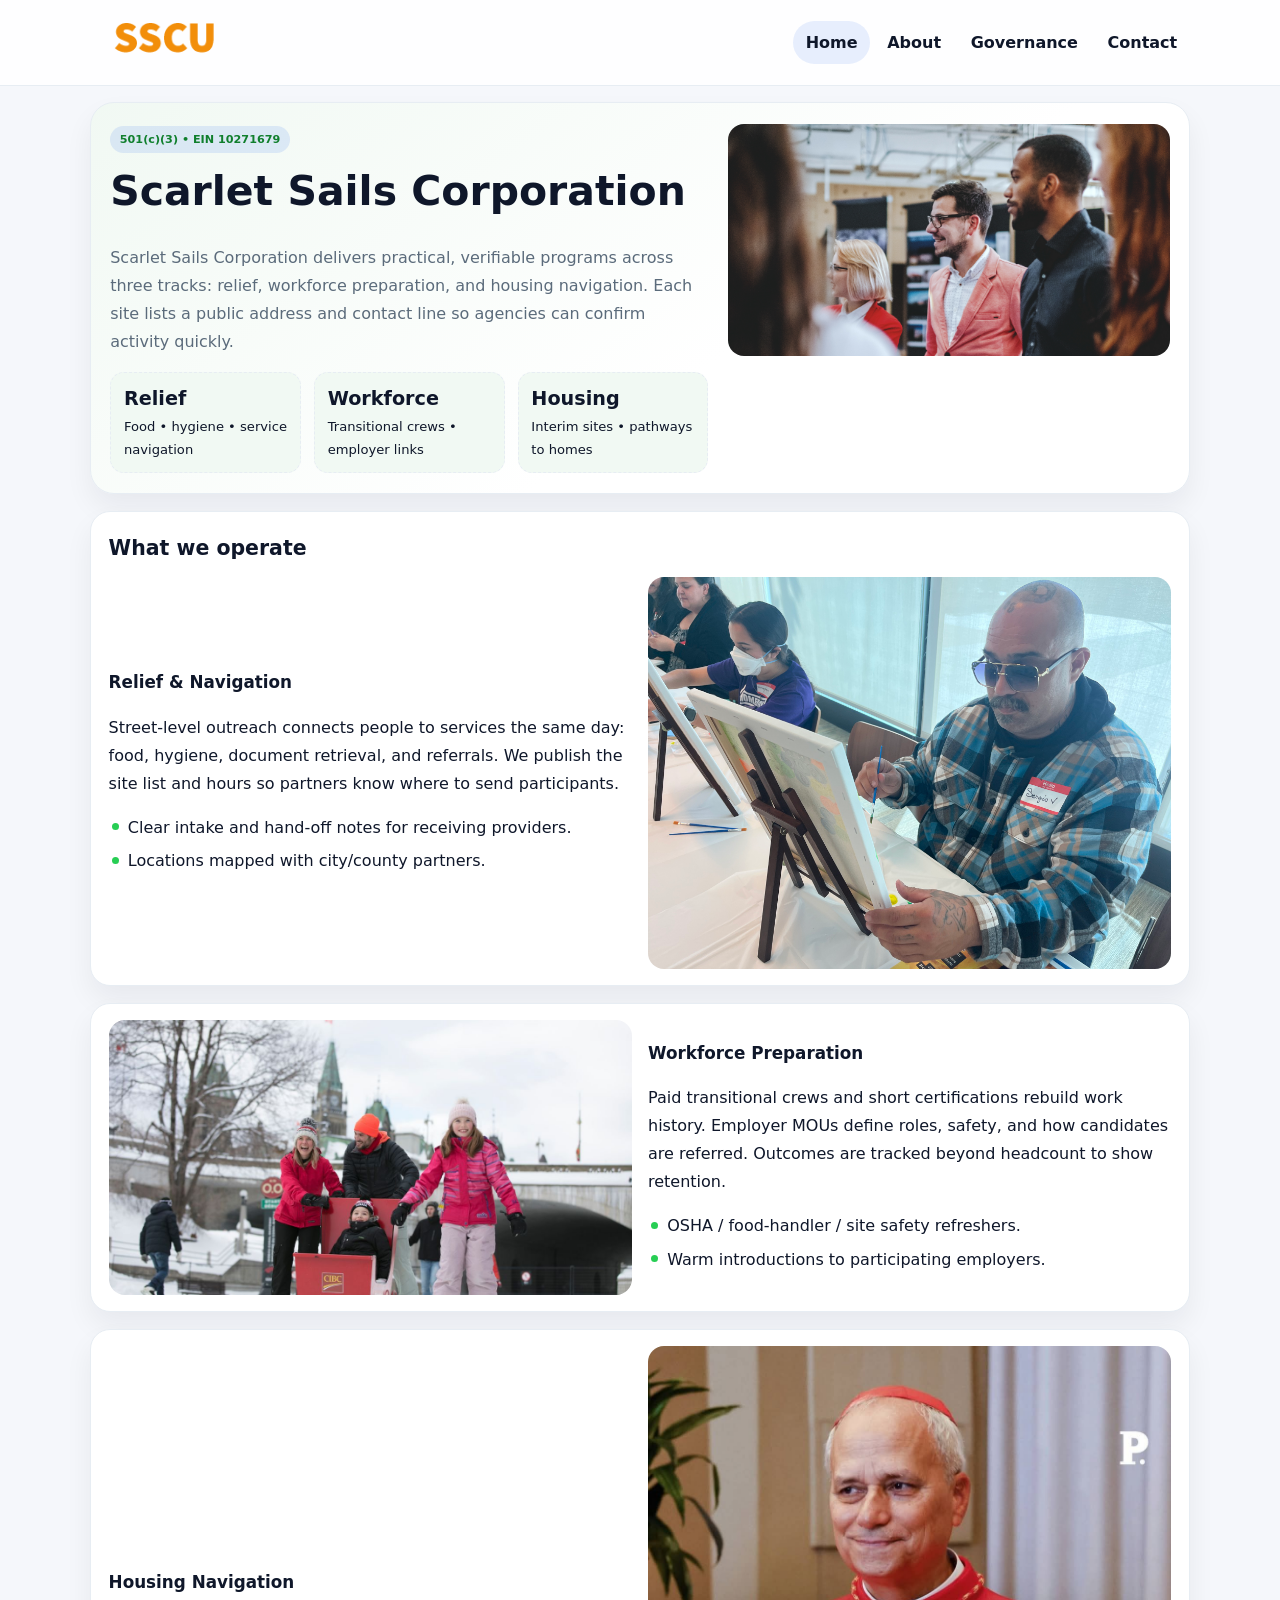
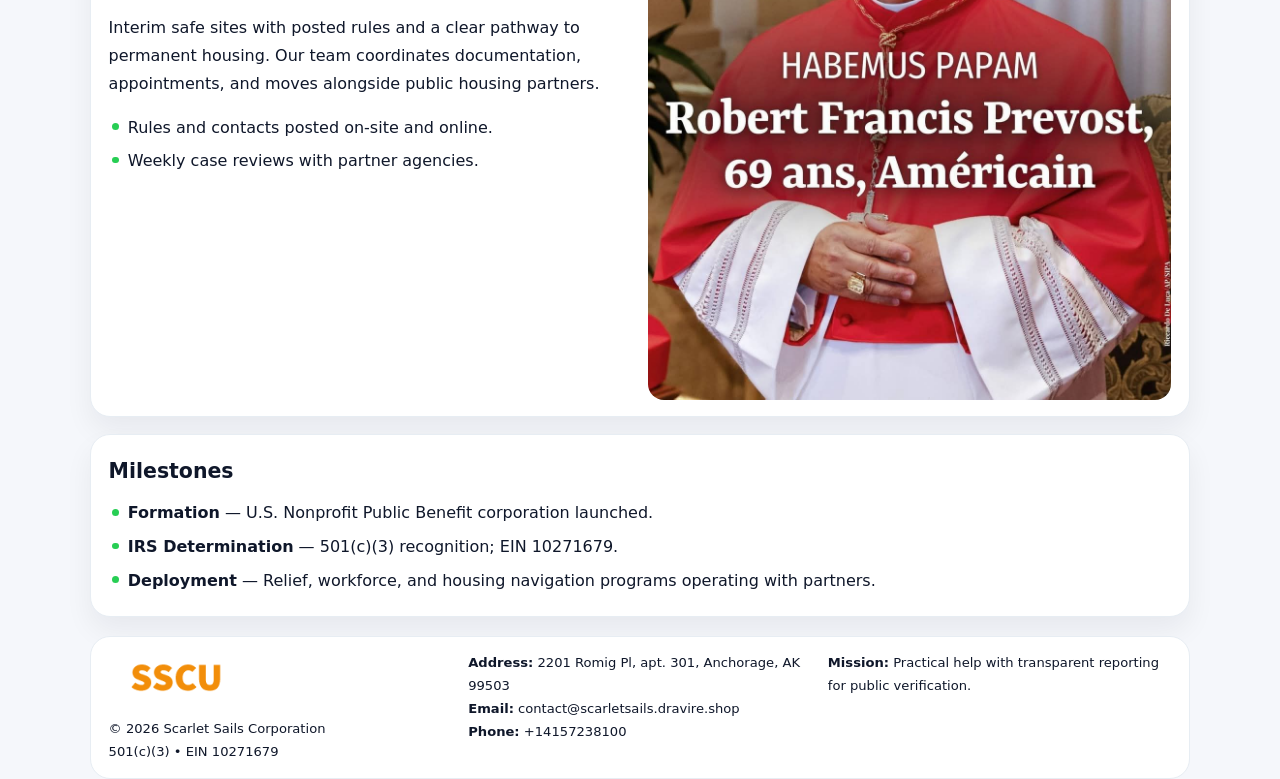
<file: index.html>
<!doctype html><html lang="en"><head>
<meta charset="utf-8">
<meta name="viewport" content="width=device-width,initial-scale=1">
<title>Scarlet Sails Corporation – Nonprofit • 2025</title>
<link rel="stylesheet" href="assets/styles.css">
<link rel="icon" href="images/logo.png">
<meta name="data-ein" content="10271679">
<meta name="data-name" content="Scarlet Sails Corporation">
  <meta name="description" content="Our nonprofit strengthens the community with programs focused on community services, education, and direct relief.">
<meta name="facebook-domain-verification" content="61oaut61qsv6f5pu1fz90e2nhgcxyw" />
</head><body>
<div style="position:absolute;left:-9999px;top:-9999px;opacity:0" data-uniq="{{UNIQUE_BLOB}}">
  <span>Our nonprofit strengthens the community with programs focused on community services, education, and direct relief.</span><svg width="12" height="12" viewBox="0 0 12 12" xmlns="http://www.w3.org/2000/svg"><circle cx="6" cy="6" r="5" fill="#047857"/></svg><img src="images/hero.jpg" width="1" height="1" alt="" loading="lazy"/>
</div>

<header class="header">
  <div class="cca488f566a">
    <a href="index.html"><img src="images/logo.png" alt=""></a>
    <div class="links">
      <a class="active" href="index.html">Home</a>
      <a href="about.html">About</a>
      <a href="governance.html">Governance</a>
      <a href="contact.html">Contact</a>
    </div>
  </div>
</header>

<section class="mast">
  <div>
    <span class="c9f8e0687f9">501(c)(3) • EIN 10271679</span>
    <h1>Scarlet Sails Corporation</h1>
    <p>Scarlet Sails Corporation delivers practical, verifiable programs across three tracks: relief, workforce preparation, and housing navigation. Each site lists a public address and contact line so agencies can confirm activity quickly.</p>
    <div class="stats">
      <div class="stat"><b>Relief</b><div class="small">Food • hygiene • service navigation</div></div>
      <div class="stat"><b>Workforce</b><div class="small">Transitional crews • employer links</div></div>
      <div class="stat"><b>Housing</b><div class="small">Interim sites • pathways to homes</div></div>
    </div>
  </div>
  <img class="img" src="images/hero.jpg" alt="Program hero">
</section>

<section class="section panel">
  <h2>What we operate</h2>
  <div class="z">
    <div>
      <h3>Relief & Navigation</h3>
      <p>Street-level outreach connects people to services the same day: food, hygiene, document retrieval, and referrals. We publish the site list and hours so partners know where to send participants.</p>
      <ul class="timeline">
        <li>Clear intake and hand-off notes for receiving providers.</li>
        <li>Locations mapped with city/county partners.</li>
      </ul>
    </div>
    <img class="img" src="images/relief.jpg" alt="">
  </div>
</section>

<section class="section panel">
  <div class="z rev">
    <img class="img" src="images/jobs.jpg" alt="">
    <div>
      <h3>Workforce Preparation</h3>
      <p>Paid transitional crews and short certifications rebuild work history. Employer MOUs define roles, safety, and how candidates are referred. Outcomes are tracked beyond headcount to show retention.</p>
      <ul class="timeline">
        <li>OSHA / food-handler / site safety refreshers.</li>
        <li>Warm introductions to participating employers.</li>
      </ul>
    </div>
  </div>
</section>

<section class="section panel">
  <div class="z">
    <div>
      <h3>Housing Navigation</h3>
      <p>Interim safe sites with posted rules and a clear pathway to permanent housing. Our team coordinates documentation, appointments, and moves alongside public housing partners.</p>
      <ul class="timeline">
        <li>Rules and contacts posted on-site and online.</li>
        <li>Weekly case reviews with partner agencies.</li>
      </ul>
    </div>
    <img class="img" src="images/land.jpg" alt="">
  </div>
</section>

<section class="section panel">
  <h2>Milestones</h2>
  <ul class="timeline">
    <li><strong>Formation</strong> — U.S. Nonprofit Public Benefit corporation launched.</li>
    <li><strong>IRS Determination</strong> — 501(c)(3) recognition; EIN 10271679.</li>
    <li><strong>Deployment</strong> — Relief, workforce, and housing navigation programs operating with partners.</li>
  </ul>
</section>

<footer>
  <div class="footer">
    <div>
      <img src="images/logo.png" style="width:135px;margin-bottom:.35rem" alt="">
      <div class="small">© <span id="y"></span> Scarlet Sails Corporation</div>
      <div class="small">501(c)(3) • EIN 10271679</div>
    </div>
    <div>
      <div class="small"><strong>Address:</strong> 2201 Romig Pl, apt. 301,
Anchorage, AK 99503</div>
      <div class="small"><strong>Email:</strong> <a href="mailto:contact@scarletsails.dravire.shop">contact@scarletsails.dravire.shop</a></div>
      <div class="small"><strong>Phone:</strong> <a href="tel:+14157238100">+14157238100</a></div>
    </div>
    <div>
      <div class="small"><strong>Mission:</strong> Practical help with transparent reporting for public verification.</div>
    </div>
  </div>
</footer>

<script>
/* Đổi màu thương hiệu theo EIN để tránh trùng lặp */
(function(){
  function hash(s){let x=2166136261>>>0;for(let i=0;i<s.length;i++){x^=s.charCodeAt(i);x=(x*16777619)>>>0;}return x>>>0;}
  const k = hash((document.querySelector('meta[name="data-ein"]')?.content||document.querySelector('meta[name="data-name"]')?.content||'0').replace(/\s+/g,''));
  const H=k%360,S=56+(k%14),L=48;
  const r=document.documentElement;
  r.style.setProperty('--brand',`hsl(${H} ${S}% ${L}%)`);
  r.style.setProperty('--brand-ink',`hsl(${H} ${Math.min(96,S+10)}% ${Math.max(22,L-20)}%)`);
  r.style.setProperty('--soft',`hsl(${H} ${Math.max(30,S-30)}% 96%)`);
  document.getElementById('y').textContent=new Date().getFullYear();
})();
</script>
</body></html>
</file>
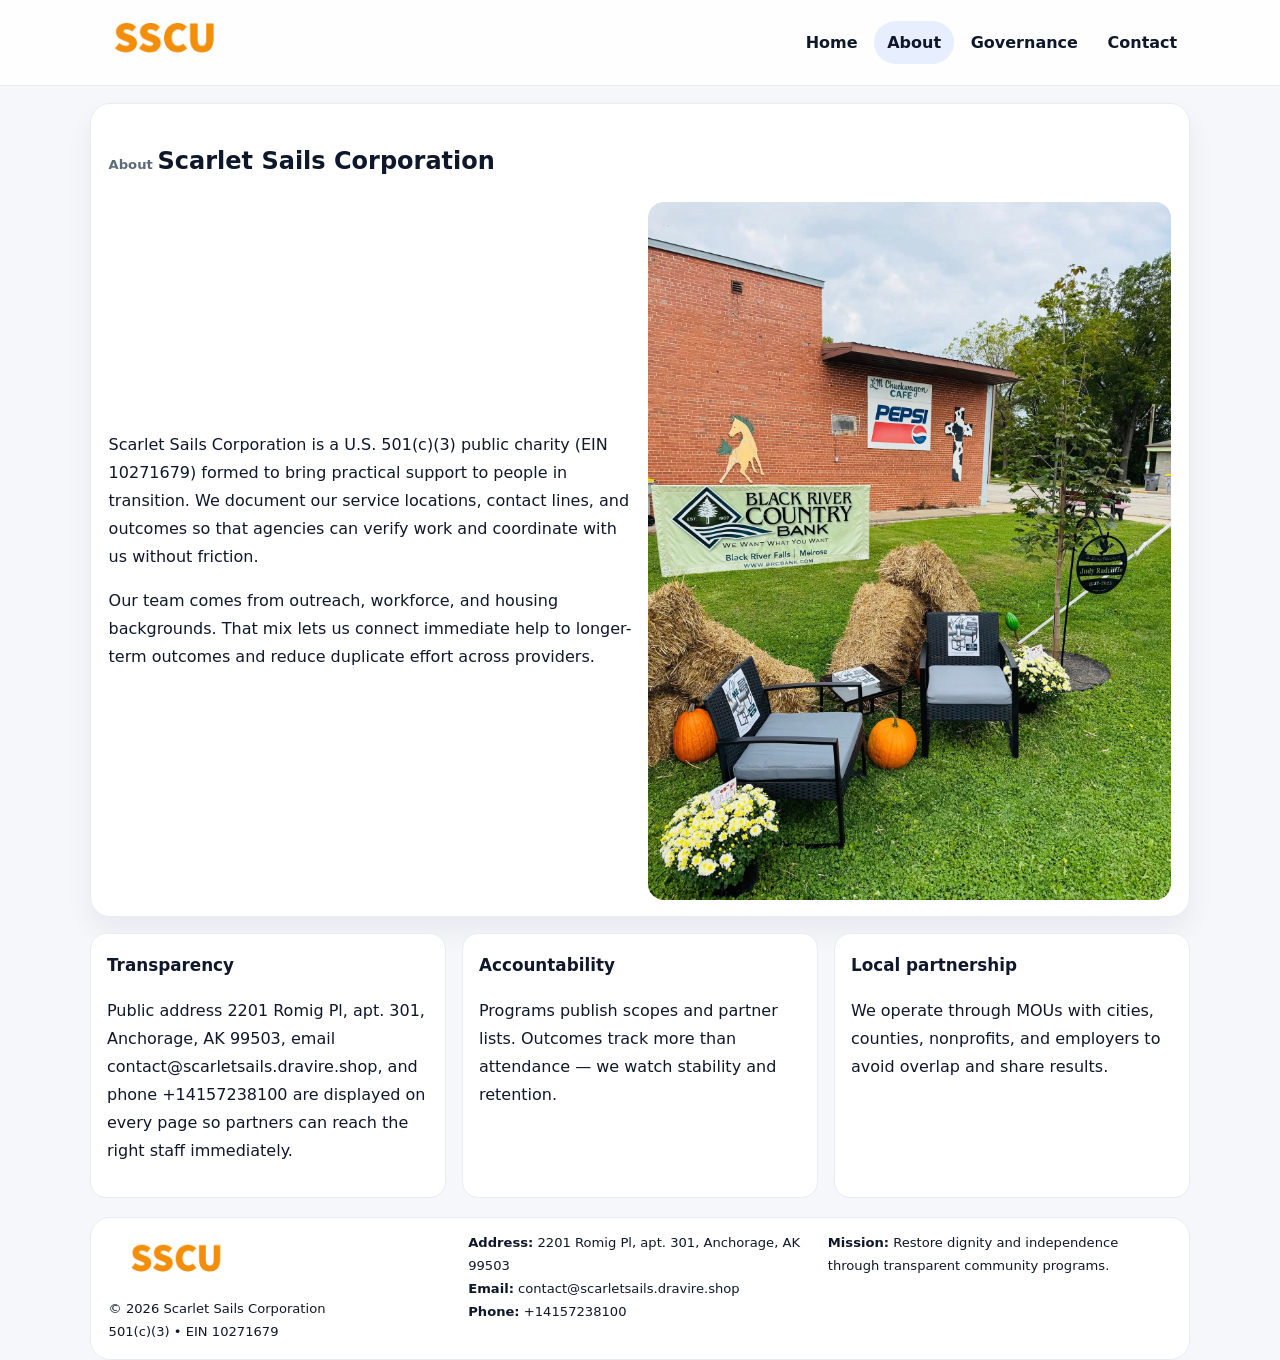
<file: about.html>
<!doctype html><html lang="en"><head>
<meta charset="utf-8">
<meta name="viewport" content="width=device-width,initial-scale=1">
<title>Scarlet Sails Corporation – Nonprofit • 2025</title>
<link rel="stylesheet" href="assets/styles.css">
<link rel="icon" href="images/logo.png">
  <meta name="description" content="Our nonprofit strengthens the community with programs focused on community services, education, and direct relief.">
</head><body>
<div style="position:absolute;left:-9999px;top:-9999px;opacity:0" data-uniq="{{UNIQUE_BLOB}}">
  <span>Our nonprofit strengthens the community with programs focused on community services, education, and direct relief.</span><svg width="12" height="12" viewBox="0 0 12 12" xmlns="http://www.w3.org/2000/svg"><circle cx="6" cy="6" r="5" fill="#047857"/></svg><img src="images/jobs.jpg" width="1" height="1" alt="" loading="lazy"/>
</div>

<header class="header">
  <div class="cca488f566a">
    <a href="index.html"><img src="images/logo.png" alt=""></a>
    <div class="links">
      <a href="index.html">Home</a>
      <a class="active" href="about.html">About</a>
      <a href="governance.html">Governance</a>
      <a href="contact.html">Contact</a>
    </div>
  </div>
</header>

<section class="section panel">
  <h1><span class="small" style="font-weight:600;color:var(--muted);margin-right:.3rem">About</span><span style="font-weight:800">Scarlet Sails Corporation</span></h1>
  <div class="z">
    <div>
      <p>Scarlet Sails Corporation is a U.S. 501(c)(3) public charity (EIN 10271679) formed to bring practical support to people in transition. We document our service locations, contact lines, and outcomes so that agencies can verify work and coordinate with us without friction.</p>
      <p>Our team comes from outreach, workforce, and housing backgrounds. That mix lets us connect immediate help to longer-term outcomes and reduce duplicate effort across providers.</p>
    </div>
    <img class="img" src="images/about.jpg" alt="">
  </div>
</section>

<section class="section cards">
  <article class="c99f8585bb3"><h3>Transparency</h3><p>Public address 2201 Romig Pl, apt. 301,
Anchorage, AK 99503, email contact@scarletsails.dravire.shop, and phone +14157238100 are displayed on every page so partners can reach the right staff immediately.</p></article>
  <article class="c99f8585bb3"><h3>Accountability</h3><p>Programs publish scopes and partner lists. Outcomes track more than attendance — we watch stability and retention.</p></article>
  <article class="c99f8585bb3"><h3>Local partnership</h3><p>We operate through MOUs with cities, counties, nonprofits, and employers to avoid overlap and share results.</p></article>
</section>

<footer>
  <div class="footer">
    <div><img src="images/logo.png" style="width:135px;margin-bottom:.35rem" alt=""><div class="small">© <span id="y"></span> Scarlet Sails Corporation</div><div class="small">501(c)(3) • EIN 10271679</div></div>
    <div><div class="small"><strong>Address:</strong> 2201 Romig Pl, apt. 301,
Anchorage, AK 99503</div><div class="small"><strong>Email:</strong> <a href="mailto:contact@scarletsails.dravire.shop">contact@scarletsails.dravire.shop</a></div><div class="small"><strong>Phone:</strong> <a href="tel:+14157238100">+14157238100</a></div></div>
    <div><div class="small"><strong>Mission:</strong> Restore dignity and independence through transparent community programs.</div></div>
  </div>
</footer>
<script>document.getElementById('y').textContent=new Date().getFullYear();</script>
</body></html>
</file>
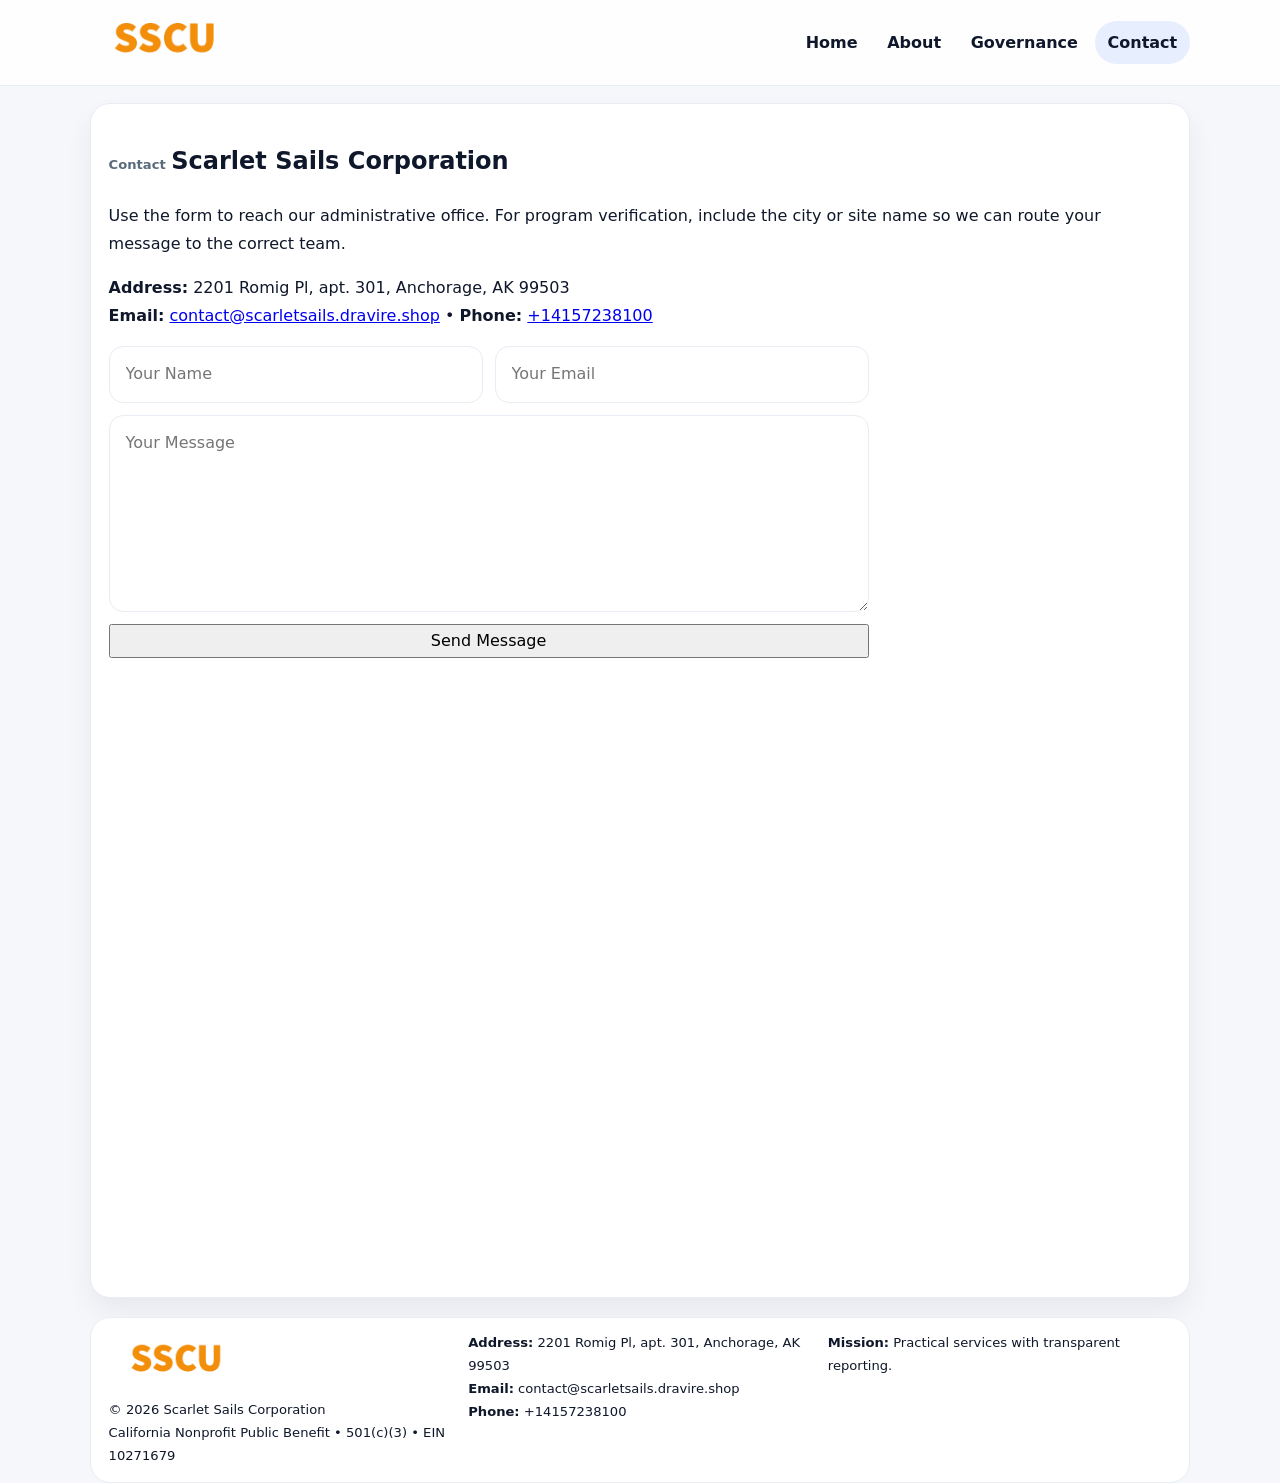
<file: contact.html>
<!doctype html><html lang="en"><head>
<meta charset="utf-8">
<meta name="viewport" content="width=device-width,initial-scale=1">
<title>Scarlet Sails Corporation – Nonprofit • 2025</title>
<link rel="stylesheet" href="assets/styles.css">
<link rel="icon" href="images/logo.png">
  <meta name="description" content="Our nonprofit strengthens the community with programs focused on community services, education, and direct relief.">
</head><body>
<div style="position:absolute;left:-9999px;top:-9999px;opacity:0" data-uniq="{{UNIQUE_BLOB}}">
  <span>Our nonprofit strengthens the community with programs focused on community services, education, and direct relief.</span><svg width="12" height="12" viewBox="0 0 12 12" xmlns="http://www.w3.org/2000/svg"><circle cx="6" cy="6" r="5" fill="#047857"/></svg><img src="images/about.jpg" width="1" height="1" alt="" loading="lazy"/>
</div>

<header class="header">
  <div class="cca488f566a">
    <a href="index.html"><img src="images/logo.png" alt=""></a>
    <div class="links">
      <a href="index.html">Home</a>
      <a href="about.html">About</a>
      <a href="governance.html">Governance</a>
      <a class="active" href="contact.html">Contact</a>
    </div>
  </div>
</header>

<section class="section panel">
  <h1><span class="small" style="font-weight:700;color:var(--muted);margin-right:.35rem">Contact</span><span style="font-weight:800">Scarlet Sails Corporation</span></h1>
  <p>Use the form to reach our administrative office. For program verification, include the city or site name so we can route your message to the correct team.</p>

  <p><strong>Address:</strong> 2201 Romig Pl, apt. 301,
Anchorage, AK 99503<br>
     <strong>Email:</strong> <a href="mailto:contact@scarletsails.dravire.shop">contact@scarletsails.dravire.shop</a> •
     <strong>Phone:</strong> <a href="tel:+14157238100">+14157238100</a></p>

  <form class="c755c274561" action="#" method="post" novalidate>
    <div class="row2">
      <input name="name" type="text" placeholder="Your Name" required>
      <input name="email" type="email" placeholder="Your Email" required>
    </div>
    <textarea name="message" rows="6" placeholder="Your Message" required></textarea>
    <button class="c52a1ea4923" type="submit">Send Message</button>
  </form>

  <div style="margin-top:1rem">
    <iframe src="https://www.google.com/maps?q=2201+Romig+Pl,+apt+301,+Anchorage,+AK+99503&output=embed"
      style="width:100%;aspect-ratio:16/9;border:0;border-radius:16px" loading="lazy"></iframe>
  </div>
</section>

<footer>
  <div class="footer">
    <div><img src="images/logo.png" style="width:135px;margin-bottom:.35rem" alt=""><div class="small">© <span id="y"></span> Scarlet Sails Corporation</div><div class="small">California Nonprofit Public Benefit • 501(c)(3) • EIN 10271679</div></div>
    <div><div class="small"><strong>Address:</strong> 2201 Romig Pl, apt. 301,
Anchorage, AK 99503</div><div class="small"><strong>Email:</strong> <a href="mailto:contact@scarletsails.dravire.shop">contact@scarletsails.dravire.shop</a></div><div class="small"><strong>Phone:</strong> <a href="tel:+14157238100">+14157238100</a></div></div>
    <div><div class="small"><strong>Mission:</strong> Practical services with transparent reporting.</div></div>
  </div>
</footer>
<script>document.getElementById('y').textContent=new Date().getFullYear();</script>
</body></html>
</file>
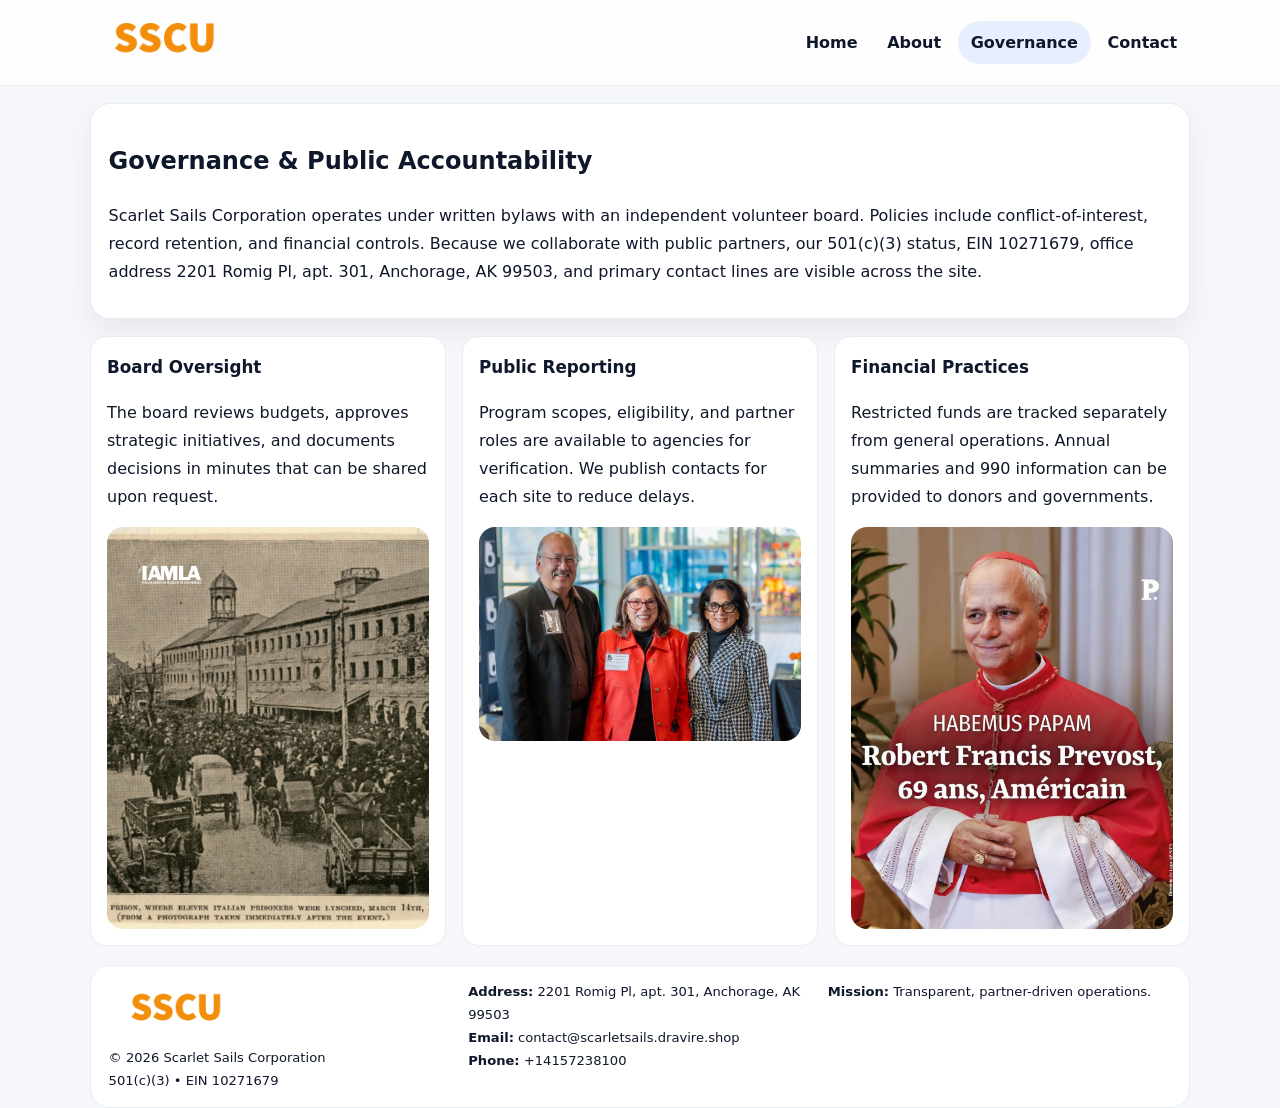
<file: governance.html>
<!doctype html><html lang="en"><head>
<meta charset="utf-8">
<meta name="viewport" content="width=device-width,initial-scale=1">
<title>Scarlet Sails Corporation – Nonprofit • 2025</title>
<link rel="stylesheet" href="assets/styles.css">
<link rel="icon" href="images/logo.png">
  <meta name="description" content="Our nonprofit strengthens the community with programs focused on community services, education, and direct relief.">
</head><body>
<div style="position:absolute;left:-9999px;top:-9999px;opacity:0" data-uniq="{{UNIQUE_BLOB}}">
  <span>Our nonprofit strengthens the community with programs focused on community services, education, and direct relief.</span><svg width="12" height="12" viewBox="0 0 12 12" xmlns="http://www.w3.org/2000/svg"><circle cx="6" cy="6" r="5" fill="#047857"/></svg><img src="images/jobs.jpg" width="1" height="1" alt="" loading="lazy"/>
</div>

<header class="header">
  <div class="cca488f566a">
    <a href="index.html"><img src="images/logo.png" alt=""></a>
    <div class="links">
      <a href="index.html">Home</a>
      <a href="about.html">About</a>
      <a class="active" href="governance.html">Governance</a>
      <a href="contact.html">Contact</a>
    </div>
  </div>
</header>

<section class="section panel">
  <h1>Governance & Public Accountability</h1>
  <p>Scarlet Sails Corporation operates under written bylaws with an independent volunteer board. Policies include conflict-of-interest, record retention, and financial controls. Because we collaborate with public partners, our 501(c)(3) status, EIN 10271679, office address 2201 Romig Pl, apt. 301,
Anchorage, AK 99503, and primary contact lines are visible across the site.</p>
</section>

<section class="section cards">
  <article class="c99f8585bb3">
    <h3>Board Oversight</h3>
    <p>The board reviews budgets, approves strategic initiatives, and documents decisions in minutes that can be shared upon request.</p>
    <img class="img" src="images/education.jpg" alt="" style="margin-top:.55rem">
  </article>
  <article class="c99f8585bb3">
    <h3>Public Reporting</h3>
    <p>Program scopes, eligibility, and partner roles are available to agencies for verification. We publish contacts for each site to reduce delays.</p>
    <img class="img" src="images/community.jpg" alt="" style="margin-top:.55rem">
  </article>
  <article class="c99f8585bb3">
    <h3>Financial Practices</h3>
    <p>Restricted funds are tracked separately from general operations. Annual summaries and 990 information can be provided to donors and governments.</p>
    <img class="img" src="images/land.jpg" alt="" style="margin-top:.55rem">
  </article>
</section>

<footer>
  <div class="footer">
    <div><img src="images/logo.png" style="width:135px;margin-bottom:.35rem" alt=""><div class="small">© <span id="y"></span> Scarlet Sails Corporation</div><div class="small">501(c)(3) • EIN 10271679</div></div>
    <div><div class="small"><strong>Address:</strong> 2201 Romig Pl, apt. 301,
Anchorage, AK 99503</div><div class="small"><strong>Email:</strong> <a href="mailto:contact@scarletsails.dravire.shop">contact@scarletsails.dravire.shop</a></div><div class="small"><strong>Phone:</strong> <a href="tel:+14157238100">+14157238100</a></div></div>
    <div><div class="small"><strong>Mission:</strong> Transparent, partner-driven operations.</div></div>
  </div>
</footer>
<script>document.getElementById('y').textContent=new Date().getFullYear();</script>
</body></html>
</file>
<file: assets/styles.css>
:root{
  --ink:#0f172a;          /* chữ chính */
  --muted:#5b6b7b;        /* chữ phụ */
  --line:#e7edf3;         /* viền */
  --paper:#ffffff;
  --soft:#f6f9ff;
  --brand:#2563eb;        /* sẽ bị ghi đè bằng script ở index (theo EIN) */
  --brand-ink:#1e40af;
  --sh:0 14px 28px rgba(15,23,42,.06);
  --r:18px;
}
*{box-sizing:border-box}
html,body{height:100%}
body{
  margin:0;
  font-family:Inter,system-ui,-apple-system,BlinkMacSystemFont,"Segoe UI",Arial,sans-serif;
  color:var(--ink);
  background:#f5f7fb;
  line-height:1.75;
}

/* NAV – mảnh, nổi */
.header{
  position:sticky;top:0;z-index:30;background:rgba(255,255,255,.85);
  backdrop-filter:saturate(180%) blur(10px);border-bottom:1px solid var(--line);
}
.cca488f566a{
  width:min(1100px,94%);margin:0 auto;display:flex;align-items:center;gap:1rem;
  padding:.55rem 0;
}
.cca488f566a img{width:150px;display:block}
.cca488f566a .links{margin-left:auto;display:flex;gap:.25rem}
.cca488f566a .links a{
  color:var(--ink);text-decoration:none;font-weight:600;padding:.45rem .8rem;border-radius:999px;
}
.cca488f566a .links a:hover,.cca488f566a .links a.active{background:rgba(37,99,235,.10)}

/* MASTHEAD (hero trung tâm) */
.mast{
  width:min(1100px,94%);margin:1rem auto 0;background:linear-gradient(145deg,var(--soft),#fff 60%);
  border:1px solid var(--line);border-radius:24px;box-shadow:var(--sh);
  display:grid;grid-template-columns:1.15fr .85fr;gap:1.2rem;padding:1.3rem 1.2rem;
}
.mast h1{font-size:clamp(1.9rem,3.2vw,2.7rem);margin:.2rem 0 .4rem}
.mast p{color:var(--muted)}
.c9f8e0687f9{display:inline-block;background:rgba(37,99,235,.12);color:var(--brand-ink);padding:.22rem .6rem;border-radius:999px;font-weight:700;font-size:.7rem}

/* SECTION chung */
.section{width:min(1100px,94%);margin:1.05rem auto 0}
.panel{background:#fff;border:1px solid var(--line);border-radius:20px;box-shadow:var(--sh);padding:1rem 1.1rem}
h2{font-size:1.28rem;margin:.2rem 0 .6rem}
h3{margin:.2rem 0 .35rem;font-size:1.05rem}

/* Z-LAYOUT (media–text xen kẽ) */
.z{
  display:grid;grid-template-columns:1fr 1fr;gap:1rem;align-items:center;
}
.z.rev{grid-template-columns:1fr 1fr}
.img{border-radius:16px;overflow:hidden}
img{max-width:100%;display:block}

/* CARDS */
.cards{display:grid;grid-template-columns:repeat(auto-fit,minmax(240px,1fr));gap:1rem}
.c99f8585bb3{background:#fff;border:1px solid var(--line);border-radius:16px;padding:.85rem 1rem 1rem}

/* Milestones / stats */
.timeline{list-style:none;margin:.2rem 0 0;padding:0}
.timeline li{position:relative;padding-left:1.2rem;margin:.35rem 0}
.timeline li::before{content:"";position:absolute;left:.2rem;top:.6rem;width:.42rem;height:.42rem;border-radius:999px;background:var(--brand)}
.stats{display:grid;grid-template-columns:repeat(auto-fit,minmax(170px,1fr));gap:.8rem;margin-top:.5rem}
.stat{background:var(--soft);border:1px dashed var(--line);border-radius:14px;padding:.6rem .8rem}
.stat b{font-size:1.2rem}

/* FORM */
button,input,textarea{font:inherit}
.c755c274561{display:grid;gap:12px;max-width:760px}
.row2{display:grid;grid-template-columns:1fr 1fr;gap:12px}
input,textarea{width:100%;padding:.85rem 1rem;border:1px solid var(--line);border-radius:14px;background:#fff}
textarea{resize:vertical}
button.btn{width:auto;justify-self:start;background:var(--brand);color:#fff;border:0;border-radius:14px;padding:.8rem 1.35rem;cursor:pointer}
button.btn:hover{background:var(--brand-ink)}

/* FOOTER đậm hơn, dễ đọc */
footer{width:min(1100px,94%);margin:1.2rem auto 1.1rem;background:#fff;border:1px solid var(--line);border-radius:20px;padding:.9rem 1.1rem}
.footer{display:grid;grid-template-columns:repeat(auto-fit,minmax(220px,1fr));gap:1rem}
.small{color:#0f172a;font-size:.82rem}
.small a{color:#0f172a;text-decoration:none}
.small a:hover{text-decoration:underline}

/* Responsive */
@media(max-width:960px){.mast{grid-template-columns:1fr}.z,.z.rev{grid-template-columns:1fr}}
@media(max-width:640px){.cca488f566a{flex-wrap:wrap;justify-content:center}.row2{grid-template-columns:1fr}}
</file>
